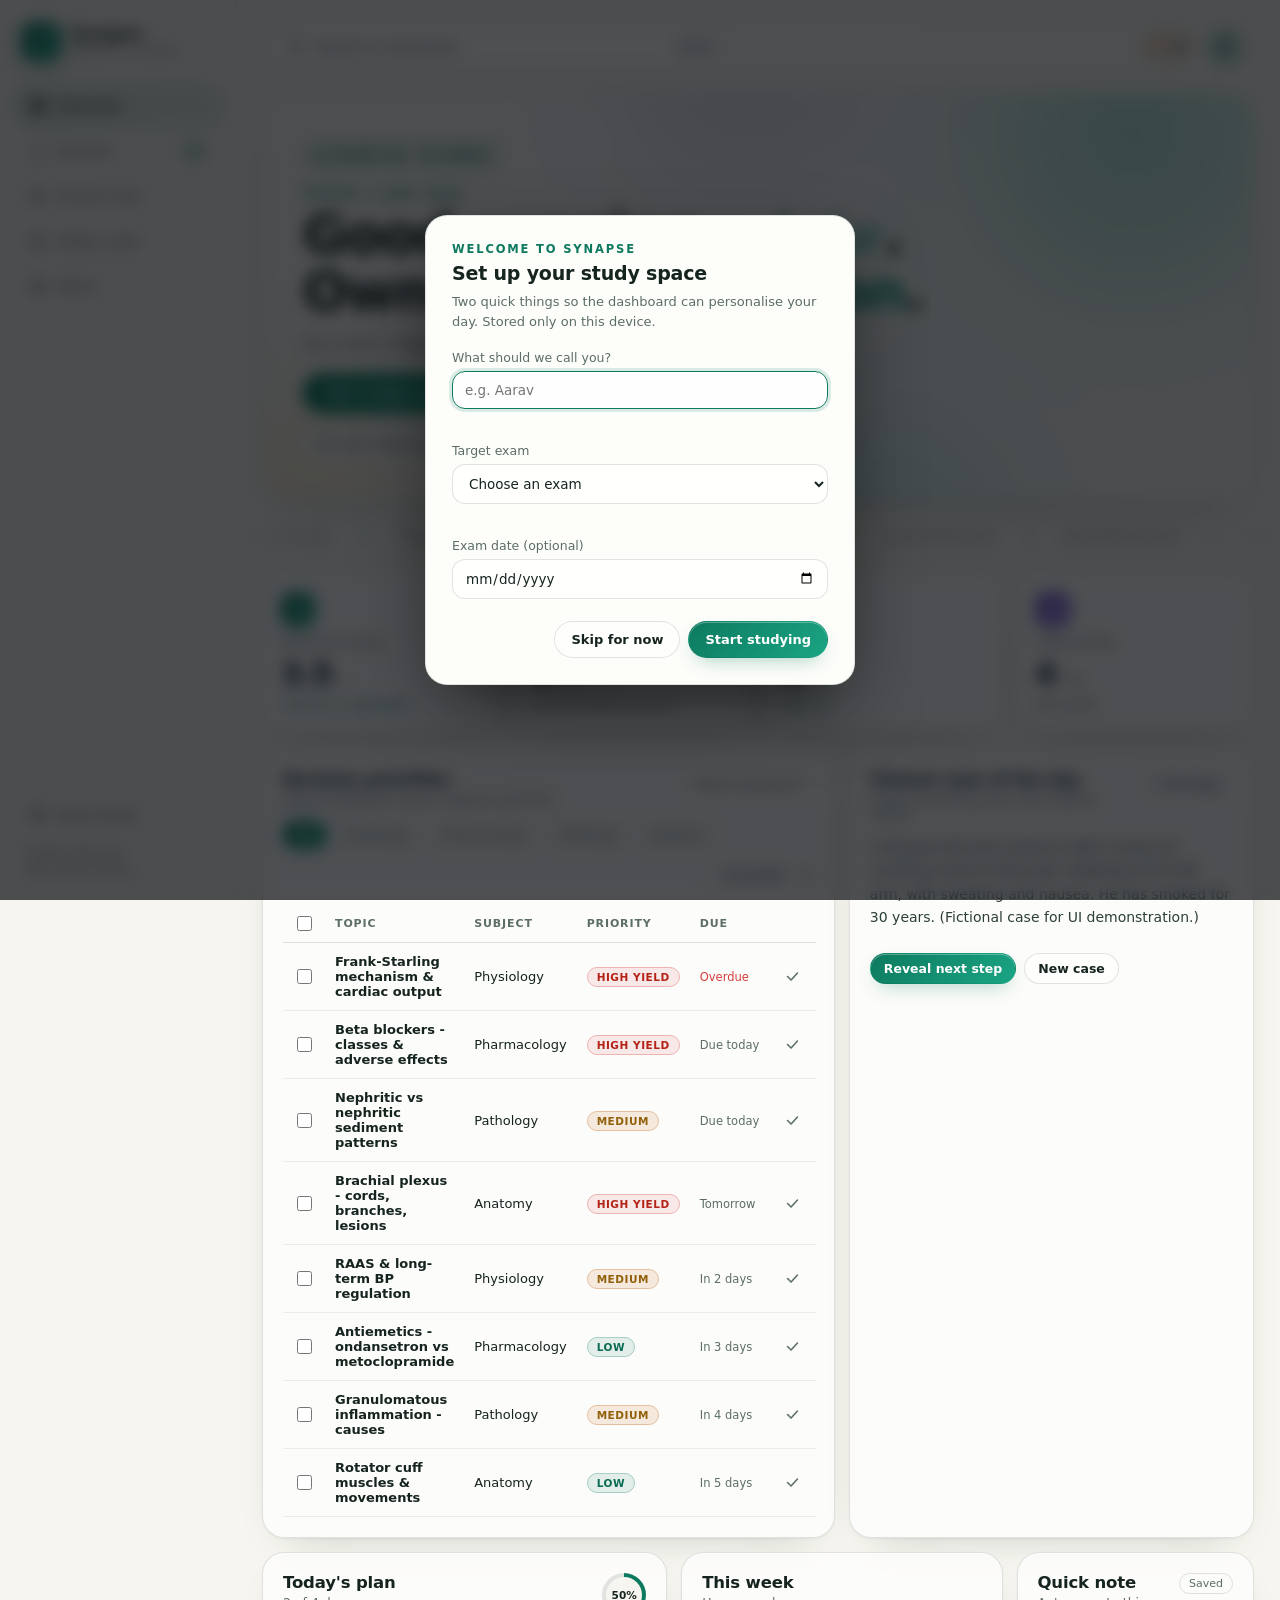
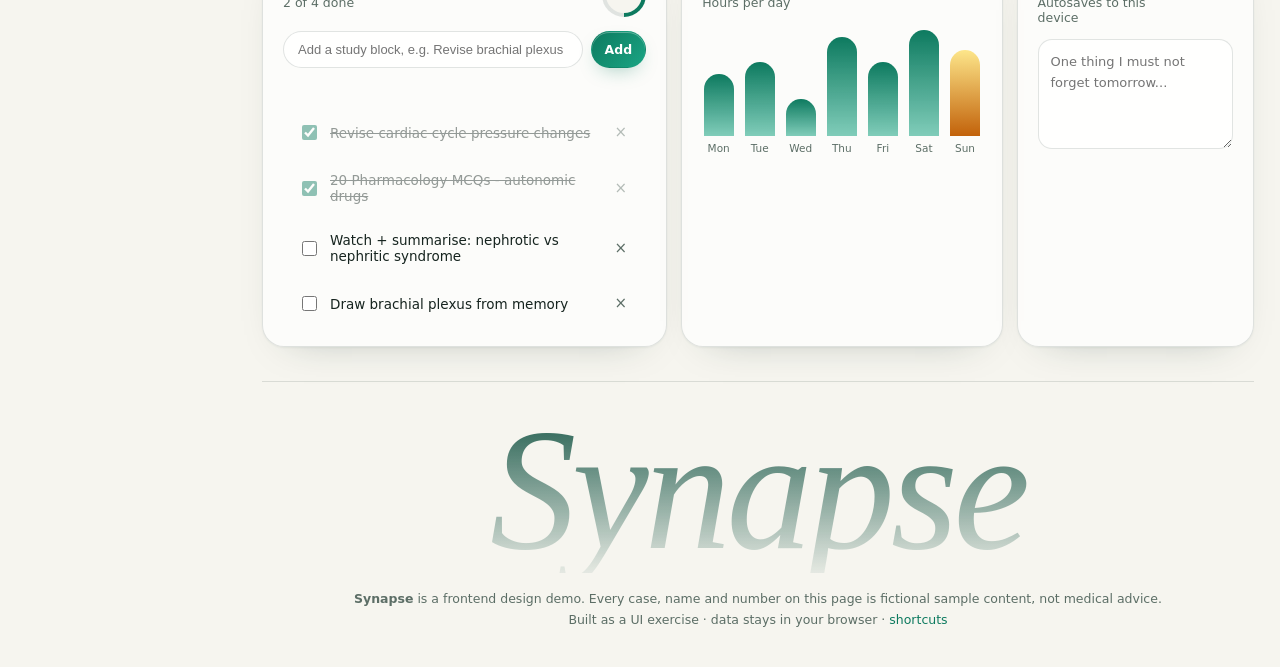
<file: index.html>
<!DOCTYPE html>
<html lang="en"><head><meta charset="UTF-8"><meta name="viewport" content="width=device-width, initial-scale=1"><title>Synapse | Study dashboard demo</title><meta name="description" content="A medical-student study dashboard UI demo with fictional sample content. Not medical advice."><link rel="stylesheet" href="style.css"></head><body>
<div class="syn-root">
  <div class="grain" aria-hidden="true"></div>

  <!-- Skeleton boot screen -->
  <div class="syn-boot" id="synBoot" aria-hidden="true">
    <div class="syn-boot-inner">
      <div class="sk sk-bar w40"></div>
      <div class="sk sk-hero"></div>
      <div class="sk-row">
        <div class="sk sk-card"></div><div class="sk sk-card"></div><div class="sk sk-card"></div><div class="sk sk-card"></div>
      </div>
      <div class="sk sk-block"></div>
    </div>
  </div>

  <!-- Onboarding -->
  <div class="syn-modal-backdrop" id="onboardBackdrop" hidden>
    <div class="syn-modal" role="dialog" aria-modal="true" aria-labelledby="onboardTitle">
      <p class="eyebrow">Welcome to Synapse</p>
      <h2 id="onboardTitle">Set up your study space</h2>
      <p class="muted">Two quick things so the dashboard can personalise your day. Stored only on this device.</p>
      <form id="onboardForm" novalidate>
        <label class="field">
          <span>What should we call you?</span>
          <input type="text" id="obName" name="name" placeholder="e.g. Aarav" autocomplete="off" maxlength="24">
          <em class="field-err" id="obNameErr"></em>
        </label>
        <label class="field">
          <span>Target exam</span>
          <select id="obExam" name="exam">
            <option value="">Choose an exam</option>
            <option>NEET PG</option>
            <option>FMGE</option>
            <option>University prof exams</option>
            <option>INICET</option>
          </select>
          <em class="field-err" id="obExamErr"></em>
        </label>
        <label class="field">
          <span>Exam date (optional)</span>
          <input type="date" id="obDate" name="date">
        </label>
        <div class="modal-actions">
          <button type="button" class="btn ghost-btn" id="obSkip">Skip for now</button>
          <button type="submit" class="btn primary-btn">Start studying</button>
        </div>
      </form>
    </div>
  </div>

  <!-- Command palette -->
  <div class="syn-modal-backdrop" id="paletteBackdrop" hidden>
    <div class="syn-palette" role="dialog" aria-modal="true" aria-label="Command palette">
      <div class="palette-input-row">
        <svg viewBox="0 0 24 24" class="ic"><circle cx="11" cy="11" r="7" fill="none" stroke="currentColor" stroke-width="2"/><path d="M20 20l-3.5-3.5" stroke="currentColor" stroke-width="2" stroke-linecap="round"/></svg>
        <input type="text" id="paletteInput" placeholder="Type a command or search topics..." autocomplete="off">
        <kbd>esc</kbd>
      </div>
      <ul class="palette-list" id="paletteList"></ul>
      <p class="palette-empty" id="paletteEmpty" hidden>No matching commands. Try "revision" or "case".</p>
    </div>
  </div>

  <!-- Confirm dialog -->
  <div class="syn-modal-backdrop" id="confirmBackdrop" hidden>
    <div class="syn-modal sm" role="alertdialog" aria-modal="true" aria-labelledby="confirmTitle">
      <h2 id="confirmTitle">Reset all demo data?</h2>
      <p class="muted">This clears your plan, notes and progress saved on this device and restores the sample data. This cannot be undone.</p>
      <div class="modal-actions">
        <button class="btn ghost-btn" id="confirmCancel">Cancel</button>
        <button class="btn danger-btn" id="confirmOk">Reset everything</button>
      </div>
    </div>
  </div>

  <!-- Shortcuts modal -->
  <div class="syn-modal-backdrop" id="shortcutsBackdrop" hidden>
    <div class="syn-modal sm" role="dialog" aria-modal="true" aria-labelledby="scTitle">
      <h2 id="scTitle">Keyboard shortcuts</h2>
      <ul class="sc-list">
        <li><span><kbd>Ctrl</kbd>/<kbd>Cmd</kbd> + <kbd>K</kbd></span><span>Command palette</span></li>
        <li><span><kbd>N</kbd></span><span>New task in today's plan</span></li>
        <li><span><kbd>?</kbd></span><span>This help</span></li>
        <li><span><kbd>Esc</kbd></span><span>Close any dialog</span></li>
      </ul>
      <div class="modal-actions"><button class="btn primary-btn" id="scClose">Got it</button></div>
    </div>
  </div>

  <div class="syn-toast-wrap" id="toastWrap" aria-live="polite"></div>

  <div class="syn-layout">
    <!-- Sidebar -->
    <aside class="syn-sidebar" id="sidebar">
      <div class="brand">
        <div class="brand-mark" aria-hidden="true">
          <svg viewBox="0 0 32 32"><path d="M16 3c-5 0-9 3.6-9 8.6 0 3 1.5 5.4 3.4 7-.6 1.5-.4 3.2.7 4.4 1 1.1 2.5 1.5 3.9 1.2V27a2 2 0 0 0 2 2 2 2 0 0 0 2-2v-2.8c1.4.3 2.9-.1 3.9-1.2 1.1-1.2 1.3-2.9.7-4.4 1.9-1.6 3.4-4 3.4-7C27 6.6 21 3 16 3Z" fill="none" stroke="currentColor" stroke-width="1.8" stroke-linejoin="round"/></svg>
        </div>
        <div class="brand-text">
          <strong>Synapse</strong>
          <span>Study OS · UI demo</span>
        </div>
      </div>
      <nav class="side-nav" aria-label="Primary">
        <a href="#overview" class="side-link active" data-nav="overview"><svg viewBox="0 0 24 24" class="ic"><path d="M4 4h7v7H4zM13 4h7v4h-7zM13 11h7v9h-7zM4 14h7v6H4z" fill="none" stroke="currentColor" stroke-width="1.8" stroke-linejoin="round"/></svg><span>Overview</span></a>
        <a href="#revision" class="side-link" data-nav="revision"><svg viewBox="0 0 24 24" class="ic"><path d="M4 6a8 8 0 0 1 14.9-2M20 18a8 8 0 0 1-14.9 2" fill="none" stroke="currentColor" stroke-width="1.8" stroke-linecap="round"/><path d="M18 1v4h-4M6 23v-4h4" fill="none" stroke="currentColor" stroke-width="1.8" stroke-linecap="round" stroke-linejoin="round"/></svg><span>Revision</span><b class="pill" id="duePill">0</b></a>
        <a href="#case" class="side-link" data-nav="case"><svg viewBox="0 0 24 24" class="ic"><path d="M8 3v4M16 3v4M5 7h14v13H5z" fill="none" stroke="currentColor" stroke-width="1.8" stroke-linejoin="round"/><path d="M12 11v6M9 14h6" stroke="currentColor" stroke-width="1.8" stroke-linecap="round"/></svg><span>Clinical case</span></a>
        <a href="#plan" class="side-link" data-nav="plan"><svg viewBox="0 0 24 24" class="ic"><path d="M5 5h14v16H5z" fill="none" stroke="currentColor" stroke-width="1.8" stroke-linejoin="round"/><path d="M9 11l2 2 4-4" fill="none" stroke="currentColor" stroke-width="1.8" stroke-linecap="round" stroke-linejoin="round"/></svg><span>Today's plan</span></a>
        <a href="#notes" class="side-link" data-nav="notes"><svg viewBox="0 0 24 24" class="ic"><path d="M6 3h9l4 4v14H6z" fill="none" stroke="currentColor" stroke-width="1.8" stroke-linejoin="round"/><path d="M9 12h7M9 16h7" stroke="currentColor" stroke-width="1.8" stroke-linecap="round"/></svg><span>Notes</span></a>
      </nav>
      <div class="side-foot">
        <button class="side-link as-btn" id="resetBtn"><svg viewBox="0 0 24 24" class="ic"><path d="M4 7h16M10 11v6M14 11v6M6 7l1 13h10l1-13M9 7V4h6v3" fill="none" stroke="currentColor" stroke-width="1.8" stroke-linecap="round" stroke-linejoin="round"/></svg><span>Reset demo</span></button>
        <p class="side-note">Sample data only.<br>Not medical advice.</p>
      </div>
    </aside>

    <!-- Mobile bottom nav -->
    <nav class="syn-bottomnav" aria-label="Primary mobile">
      <a href="#overview" class="bn-link active" data-nav="overview"><svg viewBox="0 0 24 24" class="ic"><path d="M4 4h7v7H4zM13 4h7v4h-7zM13 11h7v9h-7zM4 14h7v6H4z" fill="none" stroke="currentColor" stroke-width="1.8" stroke-linejoin="round"/></svg><span>Home</span></a>
      <a href="#revision" class="bn-link" data-nav="revision"><svg viewBox="0 0 24 24" class="ic"><path d="M4 6a8 8 0 0 1 14.9-2M20 18a8 8 0 0 1-14.9 2" fill="none" stroke="currentColor" stroke-width="1.8" stroke-linecap="round"/><path d="M18 1v4h-4M6 23v-4h4" fill="none" stroke="currentColor" stroke-width="1.8" stroke-linecap="round" stroke-linejoin="round"/></svg><span>Revise</span></a>
      <a href="#case" class="bn-link" data-nav="case"><svg viewBox="0 0 24 24" class="ic"><path d="M8 3v4M16 3v4M5 7h14v13H5z" fill="none" stroke="currentColor" stroke-width="1.8" stroke-linejoin="round"/><path d="M12 11v6M9 14h6" stroke="currentColor" stroke-width="1.8" stroke-linecap="round"/></svg><span>Case</span></a>
      <a href="#plan" class="bn-link" data-nav="plan"><svg viewBox="0 0 24 24" class="ic"><path d="M5 5h14v16H5z" fill="none" stroke="currentColor" stroke-width="1.8" stroke-linejoin="round"/><path d="M9 11l2 2 4-4" fill="none" stroke="currentColor" stroke-width="1.8" stroke-linecap="round" stroke-linejoin="round"/></svg><span>Plan</span></a>
    </nav>

    <!-- Main -->
    <main class="syn-main" id="main">
      <header class="syn-topbar">
        <button class="search-trigger" id="searchTrigger" aria-haspopup="dialog">
          <svg viewBox="0 0 24 24" class="ic"><circle cx="11" cy="11" r="7" fill="none" stroke="currentColor" stroke-width="2"/><path d="M20 20l-3.5-3.5" stroke="currentColor" stroke-width="2" stroke-linecap="round"/></svg>
          <span>Search or command...</span>
          <kbd>Ctrl K</kbd>
        </button>
        <div class="topbar-right">
          <span class="streak-chip" title="Study streak"><svg viewBox="0 0 24 24" class="ic flame"><path d="M12 3s5 4 5 9a5 5 0 0 1-10 0c0-2 1-3.5 1-3.5S9 10 10 10c0-3 2-7 2-7Z" fill="currentColor"/></svg><b id="streakDays">6</b></span>
          <button class="avatar" id="avatarBtn" title="Edit profile">S</button>
        </div>
      </header>

      <section class="hero-card reveal" id="overview">
        <div class="aurora" aria-hidden="true"><i class="a1"></i><i class="a2"></i><i class="a3"></i><i class="a4"></i></div>
        <div class="hero-copy">
          <span class="hero-badge"><i class="pulse-dot"></i>Study OS &middot; UI demo</span>
          <p class="eyebrow" id="todayLine">Today</p>
          <h1><span id="greeting">Good evening</span>, <span class="serif-accent" id="userName">scholar</span>.<br>Own today&rsquo;s <span class="grad-word">revision</span>.</h1>
          <p class="muted" id="heroSub">You have topics due for revision and one clinical case waiting.</p>
          <div class="hero-ctas">
            <a class="btn primary-btn pill" href="#plan" data-nav-link="plan">Start today&rsquo;s plan <span class="arr">&rarr;</span></a>
            <a class="btn glass-btn pill" href="#case" data-nav-link="case">Review the clinical case</a>
          </div>
          <div class="hero-chips">
            <span class="chip" id="examChip">No exam target set</span>
            <span class="chip alt" id="countdownChip"></span>
          </div>
        </div>
      </section>
      <div class="marquee" aria-hidden="true"><div class="marquee-track">
        <span>Physiology</span><i>&#10022;</i><span>Pharmacology</span><i>&#10022;</i><span>Pathology</span><i>&#10022;</i><span>Anatomy</span><i>&#10022;</i><span>Biochemistry</span><i>&#10022;</i><span>Microbiology</span><i>&#10022;</i><span>Forensic Medicine</span><i>&#10022;</i>
        <span>Physiology</span><i>&#10022;</i><span>Pharmacology</span><i>&#10022;</i><span>Pathology</span><i>&#10022;</i><span>Anatomy</span><i>&#10022;</i><span>Biochemistry</span><i>&#10022;</i><span>Microbiology</span><i>&#10022;</i><span>Forensic Medicine</span><i>&#10022;</i>
      </div></div>

      <section class="stat-grid">
        <article class="stat-card reveal">
          <span class="stat-ic teal"><svg viewBox="0 0 24 24" class="ic"><circle cx="12" cy="12" r="8.5" fill="none" stroke="currentColor" stroke-width="1.8"/><path d="M12 7.5V12l3 2" fill="none" stroke="currentColor" stroke-width="1.8" stroke-linecap="round"/></svg></span>
          <span class="stat-label">Study time today</span>
          <strong class="stat-value"><span data-counter id="statHours">0</span><small>h</small></strong>
          <span class="stat-trend up">+40 min vs yesterday</span>
        </article>
        <article class="stat-card reveal">
          <span class="stat-ic sky"><svg viewBox="0 0 24 24" class="ic"><path d="M4 6a8 8 0 0 1 14.9-2M20 18a8 8 0 0 1-14.9 2" fill="none" stroke="currentColor" stroke-width="1.8" stroke-linecap="round"/><path d="M18 1v4h-4M6 23v-4h4" fill="none" stroke="currentColor" stroke-width="1.8" stroke-linecap="round" stroke-linejoin="round"/></svg></span>
          <span class="stat-label">Revision due</span>
          <strong class="stat-value"><span data-counter id="statDue">0</span><small>topics</small></strong>
          <span class="stat-trend" id="statDueTrend">spaced repetition queue</span>
        </article>
        <article class="stat-card reveal">
          <span class="stat-ic amber"><svg viewBox="0 0 24 24" class="ic"><path d="M12 3s5 4 5 9a5 5 0 0 1-10 0c0-2 1-3.5 1-3.5S9 10 10 10c0-3 2-7 2-7Z" fill="currentColor"/></svg></span>
          <span class="stat-label">Day streak</span>
          <strong class="stat-value"><span data-counter id="statStreak">0</span><small>days</small></strong>
          <span class="stat-trend up">best: 11</span>
        </article>
        <article class="stat-card reveal">
          <span class="stat-ic violet"><svg viewBox="0 0 24 24" class="ic"><path d="M8 3v4M16 3v4M5 7h14v13H5z" fill="none" stroke="currentColor" stroke-width="1.8" stroke-linejoin="round"/><path d="M12 11v6M9 14h6" stroke="currentColor" stroke-width="1.8" stroke-linecap="round"/></svg></span>
          <span class="stat-label">Cases solved</span>
          <strong class="stat-value"><span data-counter id="statCases">0</span><small>/ 12</small></strong>
          <span class="stat-trend">this month</span>
        </article>
      </section>

      <div class="content-grid">
        <!-- Revision priorities -->
        <section class="panel span7 reveal" id="revision">
          <header class="panel-head">
            <div>
              <h2>Revision priorities</h2>
              <p class="muted sm-txt">Spaced-repetition queue, highest yield first.</p>
            </div>
            <div class="panel-tools">
              <button class="btn ghost-btn xs" id="bulkDoneBtn" disabled>Mark revised <b id="selCount">0</b></button>
            </div>
          </header>
          <div class="filter-row" role="group" aria-label="Revision filters">
            <div class="chip-set" id="subjectChips">
              <button class="fchip active" data-subject="all">All</button>
              <button class="fchip" data-subject="Physiology">Physiology</button>
              <button class="fchip" data-subject="Pharmacology">Pharmacology</button>
              <button class="fchip" data-subject="Pathology">Pathology</button>
              <button class="fchip" data-subject="Anatomy">Anatomy</button>
            </div>
            <select id="priorityFilter" class="mini-select" aria-label="Filter by priority">
              <option value="all">All priorities</option>
              <option value="high">High yield</option>
              <option value="medium">Medium</option>
              <option value="low">Low</option>
            </select>
          </div>
          <div class="table-wrap">
            <table class="data-table" id="revTable">
              <thead>
                <tr>
                  <th class="sel-col"><input type="checkbox" id="selAll" aria-label="Select all visible"></th>
                  <th>Topic</th><th>Subject</th><th>Priority</th><th>Due</th><th></th>
                </tr>
              </thead>
              <tbody id="revTbody"></tbody>
            </table>
            <div class="empty-state" id="revEmpty" hidden>
              <div class="empty-icon">✓</div>
              <strong>All caught up</strong>
              <p class="muted">Nothing matches this filter. New topics appear here when they are due.</p>
              <button class="btn ghost-btn xs" id="clearFilters">Clear filters</button>
            </div>
          </div>
        </section>

        <!-- Clinical case -->
        <section class="panel span5 reveal" id="case">
          <header class="panel-head">
            <div>
              <h2>Clinical case of the day</h2>
              <p class="muted sm-txt">Fictional teaching case. Not medical advice.</p>
            </div>
            <span class="chip" id="caseTag">Cardiology</span>
          </header>
          <div class="case-body" id="caseBody">
            <p class="case-vignette" id="caseVignette"></p>
            <div class="case-steps" id="caseSteps"></div>
            <div class="case-actions">
              <button class="btn primary-btn xs" id="caseNext">Reveal next step</button>
              <button class="btn ghost-btn xs" id="caseNew">New case</button>
            </div>
          </div>
        </section>

        <!-- Today's plan -->
        <section class="panel span5 reveal" id="plan">
          <header class="panel-head">
            <div>
              <h2>Today's plan</h2>
              <p class="muted sm-txt" id="planCount">0 of 0 done</p>
            </div>
            <span class="ring" id="planRing" style="--p:0"><b>0%</b></span>
          </header>
          <form class="add-task" id="addTaskForm" novalidate>
            <input type="text" id="newTask" placeholder="Add a study block, e.g. Revise brachial plexus" maxlength="80" autocomplete="off">
            <button class="btn primary-btn xs" type="submit">Add</button>
          </form>
          <em class="field-err" id="taskErr"></em>
          <ul class="task-list" id="taskList"></ul>
          <div class="empty-state" id="planEmpty" hidden>
            <strong>No blocks yet</strong>
            <p class="muted">Add your first study block for today above.</p>
          </div>
        </section>

        <!-- Activity + notes -->
        <section class="panel span4 reveal">
          <header class="panel-head"><div><h2>This week</h2><p class="muted sm-txt">Hours per day</p></div></header>
          <div class="bar-chart" id="barChart" role="img" aria-label="Study hours for the last seven days"></div>
        </section>

        <section class="panel span3 reveal" id="notes">
          <header class="panel-head">
            <div><h2>Quick note</h2><p class="muted sm-txt">Autosaves to this device</p></div>
            <span class="save-state" id="saveState">Saved</span>
          </header>
          <textarea id="noteArea" class="note-area" placeholder="One thing I must not forget tomorrow..." maxlength="600"></textarea>
        </section>
      </div>

      <footer class="syn-footer">
        <div class="footer-word" aria-hidden="true">Synapse</div>
        <div class="footer-row">
          <p><strong>Synapse</strong> is a frontend design demo. Every case, name and number on this page is fictional sample content, not medical advice.</p>
          <p class="muted sm-txt">Built as a UI exercise &middot; data stays in your browser &middot; <a href="#" id="shortcutsLink">shortcuts</a></p>
        </div>
      </footer>
    </main>
  </div>
</div>

<script src="app.js"></script></body></html>
</file>
<file: style.css>
html,body{margin:0;padding:0;}
/* Synapse — medical student study dashboard (UI demo)
   Redesign pass 3 (Clinical Sage polish): patterns studied live from the 7 reference sites —
   scrolltide.co (aurora hero, badge pill, dual pill CTAs, marquee),
   navbar.gallery (floating blur pill nav), supahero.io (display type scale),
   refero.design (clean bento research cards), cta.gallery (pill CTA set),
   footer.design (oversized serif footer word), 3dicons.co (gradient icon chips). */
.syn-root {
  /* ===== Theme A: Clinical Sage (light) ===== */
  --bg: #f6f5ef;
  --bg-2: #edece3;
  --panel: rgba(255, 255, 255, 0.66);
  --panel-border: rgba(24, 51, 43, 0.13);
  --panel-rgb: 24,51,43;
  --text: #16241f;
  --text-soft: #2c3f38;
  --muted: #5c6e66;
  --accent: #0d7a5f;
  --accent-2: #1aa584;
  --on-accent: #ffffff;
  --accent-rgb: 13,122,95;
  --accent2-rgb: 26,165,132;
  --amber: #c2620a;
  --amber-rgb: 194,98,10;
  --violet: #6d53c9;
  --violet-rgb: 109,83,201;
  --danger: #d63c3c;
  --danger-rgb: 214,60,60;
  --glow1: rgba(13,122,95,.10);
  --glow2: rgba(26,165,132,.07);
  --aur1: rgba(45,186,150,.62);
  --aur2: rgba(94,200,220,.58);
  --aur3: rgba(230,180,80,.48);
  --aur4: rgba(109,83,201,.30);
  --side-bg: rgba(246,245,239,.78);
  --topbar-bg: rgba(250,249,245,.8);
  --bottomnav-bg: rgba(246,245,239,.94);
  --chip-bg: rgba(255,255,255,.72);
  --field-bg: rgba(255,255,255,.78);
  --step-bg: rgba(255,255,255,.6);
  --tooltip-bg: rgba(22,36,31,.92);
  --modal-bg: #fdfdfa;
  --ring-cut: #f6f5ef;
  --toast-bg: #ffffff;
  --foot-hi: rgba(11,77,61,.92);
  --foot-lo: rgba(11,77,61,.07);
  --hero-hi: rgba(255,255,255,.38);
  --hero-lo: rgba(255,255,255,.14);
  --shadow-soft: 0 1px 2px rgba(24,51,43,.05), 0 16px 40px -28px rgba(24,51,43,.35);
  --inset-hi: inset 0 1px 0 rgba(255,255,255,.6);
  --sk1: rgba(24,51,43,.06);
  --sk2: rgba(24,51,43,.14);
  --badge-text: #0b5d49;
  --badge-bg: rgba(13,122,95,.09);
  --badge-border: rgba(13,122,95,.32);
  --accent-shadow: rgba(13,122,95,.4);
  --radius: 20px;
  --serif: "Fraunces", Georgia, serif;
  --sans: "Inter", system-ui, -apple-system, "Segoe UI", sans-serif;
  background:
    radial-gradient(1100px 520px at 88% -12%, var(--glow1), transparent 60%),
    radial-gradient(900px 520px at -12% 112%, var(--glow2), transparent 55%),
    var(--bg);
  color: var(--text);
  font-family: var(--sans);
  min-height: 100vh;
  -webkit-font-smoothing: antialiased;
}
.syn-root .grain {
  position: fixed; inset: 0; pointer-events: none; z-index: 60; opacity: .05;
  background-image: radial-gradient(rgba(var(--panel-rgb),.05) 1px, transparent 1px); background-size: 3px 3px;
}
.syn-root * { box-sizing: border-box; }
.syn-root ::selection { background: var(--accent); color: var(--on-accent); }
.syn-root h1, .syn-root h2, .syn-root h3, .syn-root p { margin: 0; }
.syn-root button { font-family: inherit; }
.syn-root .muted { color: var(--muted); }
.syn-root .sm-txt { font-size: 12.5px; }
.syn-root .ic { width: 18px; height: 18px; flex: none; }
.syn-root .eyebrow { font-size: 11.5px; letter-spacing: .16em; text-transform: uppercase; color: var(--accent); font-weight: 600; }

/* ---------- layout ---------- */
.syn-layout { display: flex; min-height: 100vh; }
.syn-sidebar {
  width: 236px; flex: none; position: sticky; top: 0; height: 100vh;
  display: flex; flex-direction: column; gap: 18px;
  padding: 22px 14px; border-right: 1px solid var(--panel-border);
  background: var(--side-bg); backdrop-filter: blur(10px);
}
.brand { display: flex; gap: 10px; align-items: center; padding: 0 8px; }
.brand-mark {
  width: 38px; height: 38px; border-radius: 12px; display: grid; place-items: center;
  color: var(--on-accent); background: linear-gradient(135deg, var(--accent), var(--accent-2));
  box-shadow: 0 6px 18px var(--accent-shadow), inset 0 1px 0 rgba(255,255,255,.35);
}
.brand-mark svg { width: 22px; height: 22px; }
.brand-text { display: flex; flex-direction: column; line-height: 1.2; }
.brand-text strong { font-size: 15.5px; letter-spacing: -0.01em; }
.brand-text span { font-size: 11px; color: var(--muted); }
.side-nav { display: flex; flex-direction: column; gap: 5px; margin-top: 8px; }
.side-link {
  display: flex; align-items: center; gap: 10px; padding: 10px 14px; border-radius: 99px;
  color: var(--muted); text-decoration: none; font-size: 13.5px; font-weight: 500;
  border: 1px solid transparent; background: none; width: 100%; cursor: pointer; text-align: left;
  transition: color .18s, background .18s, border-color .18s;
}
.side-link:hover { color: var(--text); background: var(--panel); }
.side-link.active {
  color: var(--text); background: linear-gradient(135deg, rgba(var(--accent-rgb),.14), rgba(var(--accent2-rgb),.10));
  border-color: rgba(var(--accent-rgb),.3);
}
.side-link .pill {
  margin-left: auto; font-size: 10.5px; font-weight: 700; padding: 2px 7px; border-radius: 99px;
  background: rgba(var(--accent-rgb),.16); color: var(--accent); border: 1px solid rgba(var(--accent-rgb),.35);
}
.side-foot { margin-top: auto; display: flex; flex-direction: column; gap: 10px; }
.side-note { font-size: 11px; color: var(--muted); padding: 0 12px; line-height: 1.5; }
.syn-bottomnav { display: none; }

.syn-main { flex: 1; min-width: 0; padding: 18px 26px 40px; display: flex; flex-direction: column; gap: 18px; }

/* ---------- floating pill topbar (navbar.gallery pattern) ---------- */
.syn-topbar {
  display: flex; align-items: center; gap: 12px;
  position: sticky; top: 12px; z-index: 40;
  padding: 8px 10px; border-radius: 99px;
  border: 1px solid var(--panel-border);
  background: var(--topbar-bg); backdrop-filter: blur(16px);
  box-shadow: var(--shadow-soft), var(--inset-hi);
}
.search-trigger {
  flex: 1; max-width: 460px; display: flex; align-items: center; gap: 10px;
  padding: 9px 14px; border-radius: 99px; border: 1px solid var(--panel-border);
  background: var(--panel); color: var(--muted); font-size: 13.5px; cursor: pointer;
  transition: border-color .18s, box-shadow .18s;
}
.search-trigger:hover { border-color: rgba(var(--accent-rgb),.5); box-shadow: 0 0 0 3px rgba(var(--accent-rgb),.12); }
.search-trigger span { flex: 1; text-align: left; }
.syn-root kbd {
  font-family: inherit; font-size: 10.5px; color: var(--muted);
  border: 1px solid var(--panel-border); border-bottom-width: 2px; border-radius: 6px; padding: 2px 6px;
  background: rgba(var(--panel-rgb),.05);
}
.topbar-right { margin-left: auto; display: flex; align-items: center; gap: 10px; }
.streak-chip {
  display: flex; align-items: center; gap: 6px; padding: 8px 13px; border-radius: 99px;
  border: 1px solid rgba(var(--amber-rgb),.35); background: rgba(var(--amber-rgb),.1); font-size: 13px;
}
.streak-chip .flame { color: var(--amber); width: 15px; height: 15px; }
.avatar {
  width: 36px; height: 36px; border-radius: 50%; border: 1px solid rgba(var(--accent-rgb),.5);
  background: linear-gradient(135deg, rgba(var(--accent-rgb),.25), rgba(var(--accent2-rgb),.25));
  color: var(--text); font-weight: 700; cursor: pointer; font-size: 14px;
}

/* ---------- hero (scrolltide pattern) ---------- */
.hero-card {
  position: relative; overflow: hidden; border: 1px solid var(--panel-border);
  border-radius: 26px; padding: 48px 40px 42px;
  background: linear-gradient(180deg, var(--hero-hi), var(--hero-lo));
  box-shadow: var(--shadow-soft), var(--inset-hi);
}
.hero-card::before {
  content: ""; position: absolute; inset: 0; pointer-events: none;
  background-image: radial-gradient(rgba(var(--panel-rgb),.12) 1px, transparent 1.5px);
  background-size: 20px 20px; opacity: .4;
  mask-image: linear-gradient(120deg, #000 30%, transparent 75%);
  -webkit-mask-image: linear-gradient(120deg, #000 30%, transparent 75%);
}
.aurora { position: absolute; inset: 0; overflow: hidden; }
.aurora i { position: absolute; border-radius: 50%; filter: blur(70px); opacity: .8; }
.aurora .a1 { width: 480px; height: 480px; right: -120px; top: -200px; background: radial-gradient(circle, var(--aur1), transparent 65%); animation: drift1 14s ease-in-out infinite alternate; }
.aurora .a2 { width: 420px; height: 420px; right: 180px; bottom: -260px; background: radial-gradient(circle, var(--aur2), transparent 65%); animation: drift2 18s ease-in-out infinite alternate; }
.aurora .a3 { width: 300px; height: 300px; left: -100px; bottom: -160px; background: radial-gradient(circle, var(--aur3), transparent 65%); animation: drift1 20s ease-in-out infinite alternate-reverse; }
.aurora .a4 { width: 380px; height: 380px; left: 30%; top: -220px; background: radial-gradient(circle, var(--aur4), transparent 65%); animation: drift2 22s ease-in-out infinite alternate-reverse; }
@keyframes drift1 { to { transform: translate(-40px, 30px) scale(1.12); } }
@keyframes drift2 { to { transform: translate(50px, -24px) scale(.92); } }
.hero-copy { position: relative; max-width: 640px; }
.hero-badge {
  display: inline-flex; align-items: center; gap: 8px; font-size: 11px; font-weight: 600;
  letter-spacing: .14em; text-transform: uppercase; color: var(--badge-text);
  border: 1px solid var(--badge-border); background: var(--badge-bg);
  padding: 6px 13px; border-radius: 99px; margin-bottom: 18px;
}
.pulse-dot { width: 7px; height: 7px; border-radius: 50%; background: var(--accent); box-shadow: 0 0 0 0 rgba(var(--accent-rgb),.6); animation: pulse 2s infinite; }
@keyframes pulse { 70% { box-shadow: 0 0 0 8px rgba(var(--accent-rgb),0); } 100% { box-shadow: 0 0 0 0 rgba(var(--accent-rgb),0); } }
.hero-copy .eyebrow { margin-bottom: 6px; }
.hero-copy h1 {
  font-size: clamp(32px, 4.4vw, 54px); font-weight: 750; letter-spacing: -0.035em;
  line-height: 1.05; margin: 4px 0 14px;
}
.serif-accent {
  font-family: var(--serif); font-style: italic; font-weight: 500;
  background: linear-gradient(120deg, var(--accent), var(--accent-2));
  -webkit-background-clip: text; background-clip: text; color: transparent;
}
.grad-word {
  background: linear-gradient(120deg, var(--accent), var(--accent-2));
  -webkit-background-clip: text; background-clip: text; color: transparent;
}
.hero-ctas { display: flex; gap: 10px; margin-top: 20px; flex-wrap: wrap; }
.hero-ctas .pill { border-radius: 99px; padding: 11px 20px; text-decoration: none; display: inline-flex; align-items: center; gap: 8px; }
.hero-ctas .arr { transition: transform .2s; }
.hero-ctas .pill:hover .arr { transform: translateX(3px); }
.glass-btn {
  color: var(--text); background: rgba(var(--panel-rgb),.08); border: 1px solid var(--panel-border);
  backdrop-filter: blur(6px);
}
.glass-btn:hover { border-color: rgba(var(--accent-rgb),.5); }
.hero-chips { display: flex; gap: 8px; margin-top: 18px; flex-wrap: wrap; }
.chip {
  font-size: 12px; padding: 6px 12px; border-radius: 99px; border: 1px solid var(--panel-border);
  background: var(--chip-bg); color: var(--text); backdrop-filter: blur(6px);
}
.chip.alt { border-color: var(--badge-border); background: var(--badge-bg); color: var(--badge-text); }
.chip:empty { display: none; }

/* ---------- marquee (scrolltide strip) ---------- */
.marquee {
  overflow: hidden; border-top: 1px solid var(--panel-border); border-bottom: 1px solid var(--panel-border);
  padding: 10px 0; margin: 0 -26px; mask-image: linear-gradient(90deg, transparent, #000 8%, #000 92%, transparent);
  -webkit-mask-image: linear-gradient(90deg, transparent, #000 8%, #000 92%, transparent);
}
.marquee-track {
  display: flex; gap: 26px; align-items: center; width: max-content;
  animation: marq 26s linear infinite;
  font-size: 11.5px; letter-spacing: .22em; text-transform: uppercase; color: var(--muted);
}
.marquee-track i { color: rgba(var(--accent-rgb),.6); font-style: normal; }
@keyframes marq { to { transform: translateX(-50%); } }

/* ---------- stats ---------- */
.stat-grid { display: grid; grid-template-columns: repeat(4, 1fr); gap: 14px; }
.stat-card {
  border: 1px solid var(--panel-border); border-radius: 22px; padding: 18px;
  background: var(--panel); display: flex; flex-direction: column; gap: 7px;
  box-shadow: var(--shadow-soft), var(--inset-hi);
  transition: transform .25s cubic-bezier(.2,.9,.3,1.2), border-color .2s, box-shadow .2s;
}
.stat-card:hover { transform: translateY(-3px); border-color: rgba(var(--accent-rgb),.45); box-shadow: 0 14px 30px -18px var(--accent-shadow); }
.stat-ic {
  width: 34px; height: 34px; border-radius: 11px; display: grid; place-items: center; margin-bottom: 2px;
  border: 1px solid transparent;
}
.stat-ic .ic { width: 17px; height: 17px; }
.stat-ic.teal { color: #fff; background: linear-gradient(135deg, var(--accent), var(--accent-2)); box-shadow: 0 7px 16px -7px var(--accent-shadow), inset 0 1px 0 rgba(255,255,255,.45); }
.stat-ic.sky { color: #fff; background: linear-gradient(135deg, var(--accent-2), #4cc9c0); box-shadow: 0 7px 16px -7px rgba(var(--accent2-rgb),.5), inset 0 1px 0 rgba(255,255,255,.45); }
.stat-ic.amber { color: #fff; background: linear-gradient(135deg, var(--amber), #eda338); box-shadow: 0 7px 16px -7px rgba(var(--amber-rgb),.5), inset 0 1px 0 rgba(255,255,255,.45); }
.stat-ic.violet { color: #fff; background: linear-gradient(135deg, var(--violet), #9a7ef0); box-shadow: 0 7px 16px -7px rgba(var(--violet-rgb),.5), inset 0 1px 0 rgba(255,255,255,.45); }
.stat-label { font-size: 12px; color: var(--muted); }
.stat-value { font-size: 30px; font-weight: 700; letter-spacing: -0.02em; display: flex; align-items: baseline; gap: 5px; }
.stat-value small { font-size: 12.5px; color: var(--muted); font-weight: 500; }
.stat-trend { font-size: 11.5px; color: var(--muted); }
.stat-trend.up { color: var(--accent); }

/* ---------- content grid / panels ---------- */
.content-grid { display: grid; grid-template-columns: repeat(12, 1fr); gap: 14px; }
.span7 { grid-column: span 7; } .span5 { grid-column: span 5; }
.span4 { grid-column: span 4; } .span3 { grid-column: span 3; }
.panel {
  border: 1px solid var(--panel-border); border-radius: 22px;
  background: var(--panel); padding: 20px; display: flex; flex-direction: column; gap: 14px;
  box-shadow: var(--shadow-soft), var(--inset-hi);
  min-width: 0;
}
.panel-head { display: flex; align-items: flex-start; justify-content: space-between; gap: 12px; }
.panel-head h2 { font-size: 16.5px; font-weight: 650; letter-spacing: -0.01em; }
.panel-head .muted { margin-top: 3px; }

/* ---------- buttons ---------- */
.btn {
  border-radius: 99px; font-size: 13px; font-weight: 600; cursor: pointer;
  padding: 10px 16px; border: 1px solid transparent; transition: filter .15s, transform .1s, box-shadow .2s, border-color .2s;
}
.btn:active { transform: scale(.97); }
.btn.xs { padding: 7px 13px; font-size: 12.5px; }
.primary-btn {
  color: var(--on-accent); background: linear-gradient(135deg, var(--accent), var(--accent-2));
  box-shadow: 0 8px 20px -8px var(--accent-shadow), inset 0 1px 0 rgba(255,255,255,.3);
}
.primary-btn:hover { filter: brightness(1.07); transform: translateY(-1px); box-shadow: 0 12px 26px -10px var(--accent-shadow), inset 0 1px 0 rgba(255,255,255,.3); }
.ghost-btn { color: var(--text); background: var(--panel); border-color: var(--panel-border); }
.ghost-btn:hover:not(:disabled) { border-color: rgba(var(--accent-rgb),.5); }
.ghost-btn:disabled { opacity: .45; cursor: not-allowed; }
.danger-btn { color: #fff; background: linear-gradient(135deg, #ef4444, #f87171); }
.danger-btn:hover { filter: brightness(1.08); }

/* ---------- filters & table ---------- */
.filter-row { display: flex; align-items: center; gap: 10px; flex-wrap: wrap; }
.chip-set { display: flex; gap: 6px; flex-wrap: wrap; }
.fchip {
  font-size: 12px; padding: 6px 12px; border-radius: 99px; cursor: pointer;
  border: 1px solid var(--panel-border); background: transparent; color: var(--muted);
  transition: all .15s;
}
.fchip:hover { color: var(--text); }
.fchip.active { color: var(--on-accent); background: linear-gradient(135deg, var(--accent), var(--accent-2)); border-color: transparent; font-weight: 600; }
.mini-select {
  margin-left: auto; font-size: 12.5px; color: var(--text); padding: 7px 10px; border-radius: 99px;
  border: 1px solid var(--panel-border); background: var(--field-bg);
}
.table-wrap { overflow-x: auto; margin: 0 -6px; padding: 0 6px; }
.data-table { width: 100%; border-collapse: collapse; font-size: 13px; }
.data-table th {
  text-align: left; font-size: 11px; text-transform: uppercase; letter-spacing: .08em;
  color: var(--muted); font-weight: 600; padding: 8px 10px; border-bottom: 1px solid var(--panel-border);
  white-space: nowrap;
}
.data-table td { padding: 11px 10px; border-bottom: 1px solid rgba(var(--panel-rgb),.07); vertical-align: middle; }
.data-table tbody tr { transition: background .15s, opacity .3s; }
.data-table tbody tr:hover { background: rgba(var(--panel-rgb),.05); }
.data-table tr.done { opacity: .38; }
.data-table tr.done .topic-name { text-decoration: line-through; }
.topic-name { font-weight: 550; }
.due-tag { font-size: 11.5px; color: var(--muted); white-space: nowrap; }
.due-tag.overdue { color: var(--danger); }
.prio { font-size: 10.5px; font-weight: 700; padding: 3px 9px; border-radius: 99px; text-transform: uppercase; letter-spacing: .05em; white-space: nowrap; }
.prio.high { color: #b42318; background: rgba(var(--danger-rgb),.10); border: 1px solid rgba(var(--danger-rgb),.30); }
.prio.medium { color: #92600a; background: rgba(var(--amber-rgb),.12); border: 1px solid rgba(var(--amber-rgb),.30); }
.prio.low { color: #0b6b52; background: rgba(var(--accent-rgb),.10); border: 1px solid rgba(var(--accent-rgb),.28); }
.syn-root.theme-violet .prio.high { color: #fecaca; background: rgba(var(--danger-rgb),.14); border-color: rgba(var(--danger-rgb),.35); }
.syn-root.theme-violet .prio.medium { color: #fde68a; background: rgba(var(--amber-rgb),.12); border-color: rgba(var(--amber-rgb),.32); }
.syn-root.theme-violet .prio.low { color: #a7f3d0; background: rgba(var(--accent-rgb),.1); border-color: rgba(var(--accent-rgb),.3); }
.row-done-btn {
  border: none; background: none; cursor: pointer; color: var(--muted); padding: 5px; border-radius: 8px;
  transition: color .15s, background .15s;
}
.row-done-btn:hover { color: var(--accent); background: rgba(var(--accent-rgb),.12); }
.row-done-btn svg { width: 17px; height: 17px; display: block; }
.sel-col { width: 30px; }
.syn-root input[type="checkbox"] { width: 15px; height: 15px; accent-color: var(--accent); cursor: pointer; }

/* skeleton rows */
.sk-row-anim td { padding: 12px 10px; }
.sk-line { height: 12px; border-radius: 6px; background: linear-gradient(90deg, var(--sk1) 25%, var(--sk2) 50%, var(--sk1) 75%); background-size: 200% 100%; animation: shimmer 1.1s infinite; }
@keyframes shimmer { to { background-position: -200% 0; } }

/* ---------- case ---------- */
.case-body { display: flex; flex-direction: column; gap: 12px; }
.case-vignette { font-size: 14px; line-height: 1.65; color: var(--text-soft); }
.case-steps { display: flex; flex-direction: column; gap: 8px; }
.case-step {
  border: 1px solid var(--panel-border); border-radius: 14px; padding: 12px 14px;
  background: var(--step-bg); font-size: 13px; line-height: 1.55;
  animation: stepIn .35s cubic-bezier(.2,.9,.3,1.1);
}
.case-step b { color: var(--accent); display: block; font-size: 11px; text-transform: uppercase; letter-spacing: .1em; margin-bottom: 4px; }
.case-step.answer { border-color: rgba(var(--accent-rgb),.45); background: rgba(var(--accent-rgb),.08); }
@keyframes stepIn { from { opacity: 0; transform: translateY(8px); } }
.case-actions { display: flex; gap: 8px; }

/* ---------- plan ---------- */
.add-task { display: flex; gap: 8px; }
.add-task input {
  flex: 1; padding: 10px 14px; border-radius: 99px; font-size: 13px; color: var(--text);
  border: 1px solid var(--panel-border); background: var(--field-bg); outline: none;
  transition: border-color .15s, box-shadow .15s;
}
.add-task input:focus { border-color: var(--accent); box-shadow: 0 0 0 3px rgba(var(--accent-rgb),.14); }
.add-task input.invalid { border-color: var(--danger); box-shadow: 0 0 0 3px rgba(var(--danger-rgb),.14); }
.field-err { display: block; font-size: 11.5px; color: var(--danger); font-style: normal; min-height: 14px; }
.task-list { list-style: none; margin: 0; padding: 0; display: flex; flex-direction: column; gap: 6px; }
.task-item {
  display: flex; align-items: center; gap: 10px; padding: 10px 14px; border-radius: 14px;
  border: 1px solid transparent; transition: background .15s, border-color .15s, opacity .3s;
}
.task-item:hover { background: rgba(var(--panel-rgb),.05); border-color: var(--panel-border); }
.task-item.done { opacity: .45; }
.task-item.done .task-text { text-decoration: line-through; }
.task-text { flex: 1; font-size: 13.5px; }
.task-del { border: none; background: none; color: var(--muted); cursor: pointer; padding: 4px; border-radius: 7px; font-size: 15px; line-height: 1; }
.task-del:hover { color: var(--danger); background: rgba(var(--danger-rgb),.12); }
.ring {
  --p: 0; width: 44px; height: 44px; border-radius: 50%; flex: none; display: grid; place-items: center;
  background: conic-gradient(var(--accent) calc(var(--p) * 1%), rgba(var(--panel-rgb),.12) 0);
  position: relative;
}
.ring::before { content: ""; position: absolute; inset: 4px; border-radius: 50%; background: var(--ring-cut); }
.ring b { position: relative; font-size: 10.5px; }

/* ---------- bar chart ---------- */
.bar-chart { display: flex; align-items: flex-end; gap: 8px; height: 130px; padding-top: 6px; }
.bar-col { flex: 1; display: flex; flex-direction: column; align-items: center; gap: 6px; height: 100%; justify-content: flex-end; }
.bar {
  width: 100%; max-width: 30px; border-radius: 99px 99px 4px 4px; min-height: 4px;
  background: linear-gradient(180deg, var(--accent), rgba(var(--accent2-rgb),.55));
  transition: height .7s cubic-bezier(.2,.9,.3,1.1); position: relative;
}
.bar.today { background: linear-gradient(180deg, #fde68a, var(--amber)); }
.bar:hover::after {
  content: attr(data-h); position: absolute; top: -22px; left: 50%; transform: translateX(-50%);
  font-size: 10.5px; color: var(--text); background: var(--tooltip-bg); padding: 2px 7px; border-radius: 6px;
  border: 1px solid var(--panel-border); white-space: nowrap;
}
.bar-day { font-size: 10.5px; color: var(--muted); }

/* ---------- notes ---------- */
.note-area {
  width: 100%; min-height: 110px; resize: vertical; border-radius: 14px; padding: 12px;
  border: 1px solid var(--panel-border); background: var(--field-bg); color: var(--text);
  font-family: inherit; font-size: 13px; line-height: 1.6; outline: none;
}
.note-area:focus { border-color: var(--accent); box-shadow: 0 0 0 3px rgba(var(--accent-rgb),.14); }
.save-state { font-size: 11px; color: var(--muted); border: 1px solid var(--panel-border); padding: 3px 9px; border-radius: 99px; }
.save-state.saving { color: var(--amber); border-color: rgba(var(--amber-rgb),.4); }

/* ---------- empty states ---------- */
.empty-state[hidden] { display: none; }
.empty-state { text-align: center; padding: 26px 12px; display: flex; flex-direction: column; gap: 7px; align-items: center; }
.empty-icon {
  width: 40px; height: 40px; border-radius: 50%; display: grid; place-items: center; font-size: 18px;
  color: var(--accent); background: rgba(var(--accent-rgb),.12); border: 1px solid rgba(var(--accent-rgb),.35);
}

/* ---------- footer (footer.design pattern) ---------- */
.syn-footer { margin-top: 16px; padding: 26px 6px 0; border-top: 1px solid var(--panel-border); }
.footer-word {
  font-family: var(--serif); font-style: italic; font-weight: 500; text-align: center;
  font-size: clamp(72px, 13.5vw, 190px); line-height: .95; letter-spacing: -0.025em;
  background: linear-gradient(180deg, var(--foot-hi), var(--foot-lo));
  -webkit-background-clip: text; background-clip: text; color: transparent;
  user-select: none; margin-bottom: 18px;
}
.footer-row { display: flex; flex-direction: column; gap: 6px; font-size: 12.5px; color: var(--muted); text-align: center; }
.syn-footer a { color: var(--accent); text-decoration: none; }

/* ---------- modals / palette ---------- */
.syn-modal-backdrop[hidden] { display: none; }
.syn-modal-backdrop {
  position: fixed; inset: 0; z-index: 80; display: grid; place-items: center; padding: 18px;
  background: rgba(3, 6, 10, .7); backdrop-filter: blur(8px);
  animation: fadeIn .2s;
}
@keyframes fadeIn { from { opacity: 0; } }
.syn-modal {
  width: 100%; max-width: 430px; border-radius: 22px; padding: 26px;
  background: var(--modal-bg); border: 1px solid var(--panel-border);
  box-shadow: 0 30px 80px -20px rgba(0,0,0,.7);
  animation: popIn .25s cubic-bezier(.2,.9,.3,1.15);
}
.syn-modal.sm { max-width: 380px; }
@keyframes popIn { from { opacity: 0; transform: translateY(14px) scale(.97); } }
.syn-modal h2 { font-size: 19px; margin: 6px 0 8px; letter-spacing: -0.01em; }
.syn-modal .muted { font-size: 13px; line-height: 1.55; }
.syn-modal form { display: flex; flex-direction: column; gap: 14px; margin-top: 18px; }
.field { display: flex; flex-direction: column; gap: 6px; font-size: 13px; }
.field span { color: var(--muted); font-size: 12.5px; }
.field input, .field select {
  padding: 10px 12px; border-radius: 13px; font-size: 13.5px; color: var(--text);
  border: 1px solid var(--panel-border); background: var(--field-bg); outline: none; font-family: inherit;
}
.field input:focus, .field select:focus { border-color: var(--accent); box-shadow: 0 0 0 3px rgba(var(--accent-rgb),.14); }
.field input.invalid, .field select.invalid { border-color: var(--danger); }
.modal-actions { display: flex; justify-content: flex-end; gap: 8px; margin-top: 8px; }
.sc-list { list-style: none; margin: 14px 0 0; padding: 0; display: flex; flex-direction: column; gap: 10px; font-size: 13px; }
.sc-list li { display: flex; justify-content: space-between; gap: 12px; color: var(--muted); }

.syn-palette {
  width: 100%; max-width: 520px; border-radius: 18px; overflow: hidden; align-self: start; margin-top: 12vh;
  background: var(--modal-bg); border: 1px solid var(--panel-border); box-shadow: 0 30px 80px -20px rgba(0,0,0,.75);
  animation: popIn .2s cubic-bezier(.2,.9,.3,1.15);
}
.palette-input-row { display: flex; align-items: center; gap: 10px; padding: 14px 16px; border-bottom: 1px solid var(--panel-border); color: var(--muted); }
.palette-input-row input { flex: 1; background: none; border: none; outline: none; color: var(--text); font-size: 14.5px; font-family: inherit; }
.palette-list { list-style: none; margin: 0; padding: 8px; max-height: 300px; overflow-y: auto; }
.palette-item { display: flex; align-items: center; gap: 10px; padding: 10px 12px; border-radius: 12px; font-size: 13.5px; color: var(--text); cursor: pointer; }
.palette-item .muted { margin-left: auto; font-size: 11.5px; }
.palette-item.active, .palette-item:hover { background: rgba(var(--accent-rgb),.12); }
.palette-empty { padding: 22px; text-align: center; font-size: 13px; color: var(--muted); }

/* ---------- boot skeleton ---------- */
.syn-boot { position: fixed; inset: 0; z-index: 90; background: var(--bg); transition: opacity .45s; }
.syn-boot.hide { opacity: 0; pointer-events: none; }
.syn-boot-inner { max-width: 1100px; margin: 0 auto; padding: 26px; display: flex; flex-direction: column; gap: 18px; }
.sk { border-radius: 14px; background: linear-gradient(90deg, var(--sk1) 25%, var(--sk2) 50%, var(--sk1) 75%); background-size: 200% 100%; animation: shimmer 1.15s infinite; }
.sk-bar { height: 44px; }
.sk-bar.w40 { width: min(460px, 90%); }
.sk-hero { height: 150px; }
.sk-row { display: grid; grid-template-columns: repeat(4, 1fr); gap: 14px; }
.sk-card { height: 100px; }
.sk-block { height: 260px; }

/* ---------- toast ---------- */
.syn-toast-wrap { position: fixed; bottom: 22px; left: 50%; transform: translateX(-50%); z-index: 100; display: flex; flex-direction: column; gap: 8px; align-items: center; }
.syn-toast {
  padding: 11px 18px; border-radius: 99px; font-size: 13px; color: var(--text);
  background: var(--toast-bg); border: 1px solid var(--panel-border); box-shadow: 0 16px 40px -12px rgba(0,0,0,.6);
  animation: toastIn .3s cubic-bezier(.2,.9,.3,1.15);
}
.syn-toast.ok { border-color: rgba(var(--accent-rgb),.5); }
.syn-toast.warn { border-color: rgba(var(--amber-rgb),.5); }
@keyframes toastIn { from { opacity: 0; transform: translateY(12px); } }

/* ---------- reveal on scroll ---------- */
.reveal { opacity: 0; transform: translateY(16px); transition: opacity .6s ease, transform .6s cubic-bezier(.2,.8,.3,1); }
.reveal.in { opacity: 1; transform: none; }
@media (prefers-reduced-motion: reduce) {
  .reveal { opacity: 1; transform: none; transition: none; }
  .sk, .sk-line { animation: none; }
  .bar { transition: none; }
  .aurora i, .marquee-track, .pulse-dot { animation: none; }
}

/* ---------- responsive ---------- */
@media (max-width: 1020px) {
  .span7, .span5, .span4, .span3 { grid-column: span 12; }
  .stat-grid { grid-template-columns: repeat(2, 1fr); }
}
@media (max-width: 760px) {
  .syn-sidebar { display: none; }
  .syn-main { padding: 12px 12px 96px; }
  .hero-card { padding: 30px 22px 26px; border-radius: 22px; }
  .marquee { margin: 0 -12px; }
  .stat-grid { grid-template-columns: repeat(2, 1fr); gap: 10px; }
  .syn-bottomnav {
    display: flex; position: fixed; bottom: 10px; left: 10px; right: 10px; z-index: 70;
    background: var(--bottomnav-bg); backdrop-filter: blur(16px);
    border: 1px solid var(--panel-border); border-radius: 24px;
    box-shadow: 0 18px 40px -16px rgba(var(--panel-rgb),.45), var(--inset-hi);
    padding: 6px 10px calc(6px + env(safe-area-inset-bottom));
    justify-content: space-around;
  }
  .bn-link {
    display: flex; flex-direction: column; align-items: center; gap: 3px; font-size: 10.5px;
    color: var(--muted); text-decoration: none; padding: 6px 12px; border-radius: 12px;
  }
  .bn-link .ic { width: 20px; height: 20px; }
  .bn-link.active { color: var(--accent); }
  .sk-row { grid-template-columns: repeat(2, 1fr); }
  .mini-select { margin-left: 0; width: 100%; }
  .search-trigger span { display: none; }
  .search-trigger { flex: 0 1 auto; }
  .topbar-right { margin-left: auto; }
  .footer-word { font-size: clamp(56px, 17vw, 96px); }
}

/* ===== Theme B: Midnight Violet (dark) ===== */
.syn-root.theme-violet {
  --bg: #0c0a18;
  --bg-2: #141126;
  --panel: rgba(158,158,216,.06);
  --panel-border: rgba(158,158,216,.14);
  --panel-rgb: 158,158,216;
  --text: #eceaf7;
  --text-soft: #cfcbe4;
  --muted: #9b97b8;
  --accent: #8b7cf6;
  --accent-2: #22d3ee;
  --on-accent: #17133a;
  --accent-rgb: 139,124,246;
  --accent2-rgb: 34,211,238;
  --amber: #fbbf24;
  --amber-rgb: 251,191,36;
  --violet: #c084fc;
  --violet-rgb: 192,132,252;
  --danger: #f87171;
  --danger-rgb: 248,113,113;
  --glow1: rgba(139,124,246,.13);
  --glow2: rgba(34,211,238,.08);
  --aur1: rgba(139,124,246,.5);
  --aur2: rgba(34,211,238,.4);
  --aur3: rgba(192,132,252,.28);
  --side-bg: rgba(12,10,24,.6);
  --topbar-bg: rgba(14,12,28,.72);
  --bottomnav-bg: rgba(12,10,24,.92);
  --chip-bg: rgba(14,12,28,.55);
  --field-bg: rgba(12,10,24,.6);
  --step-bg: rgba(12,10,24,.45);
  --tooltip-bg: rgba(12,10,24,.9);
  --modal-bg: #141126;
  --ring-cut: #0f0d20;
  --toast-bg: #1a1732;
  --foot-hi: rgba(236,234,247,.9);
  --foot-lo: rgba(236,234,247,.12);
  --hero-hi: rgba(158,158,216,.07);
  --hero-lo: rgba(158,158,216,.02);
  --sk1: rgba(158,158,216,.07);
  --sk2: rgba(158,158,216,.16);
  --badge-text: #cfc6ff;
  --badge-bg: rgba(139,124,246,.12);
  --badge-border: rgba(139,124,246,.4);
  --accent-shadow: rgba(139,124,246,.4);
  --shadow-soft: 0 1px 2px rgba(0,0,0,.25), 0 16px 40px -28px rgba(0,0,0,.7);
  --inset-hi: inset 0 1px 0 rgba(255,255,255,.06);
  --aur4: rgba(34,211,238,.22);
}
</file>
